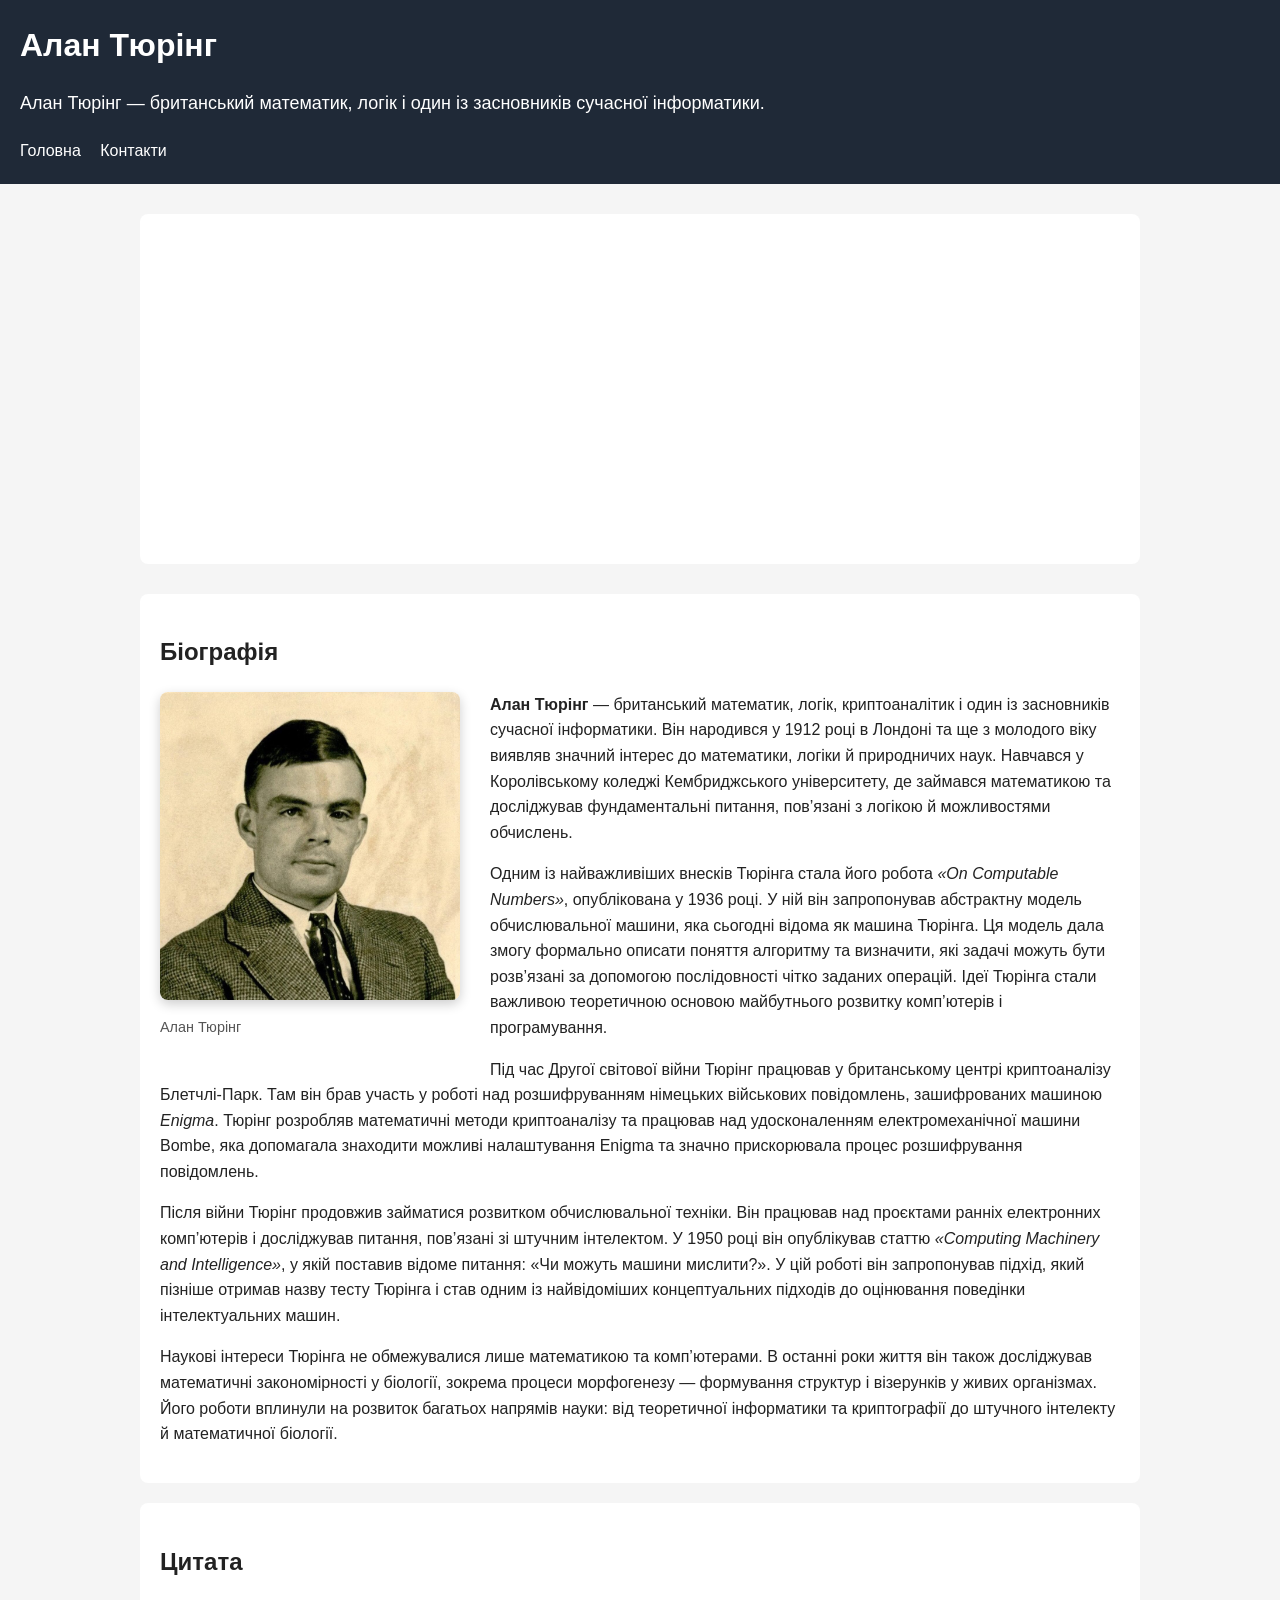
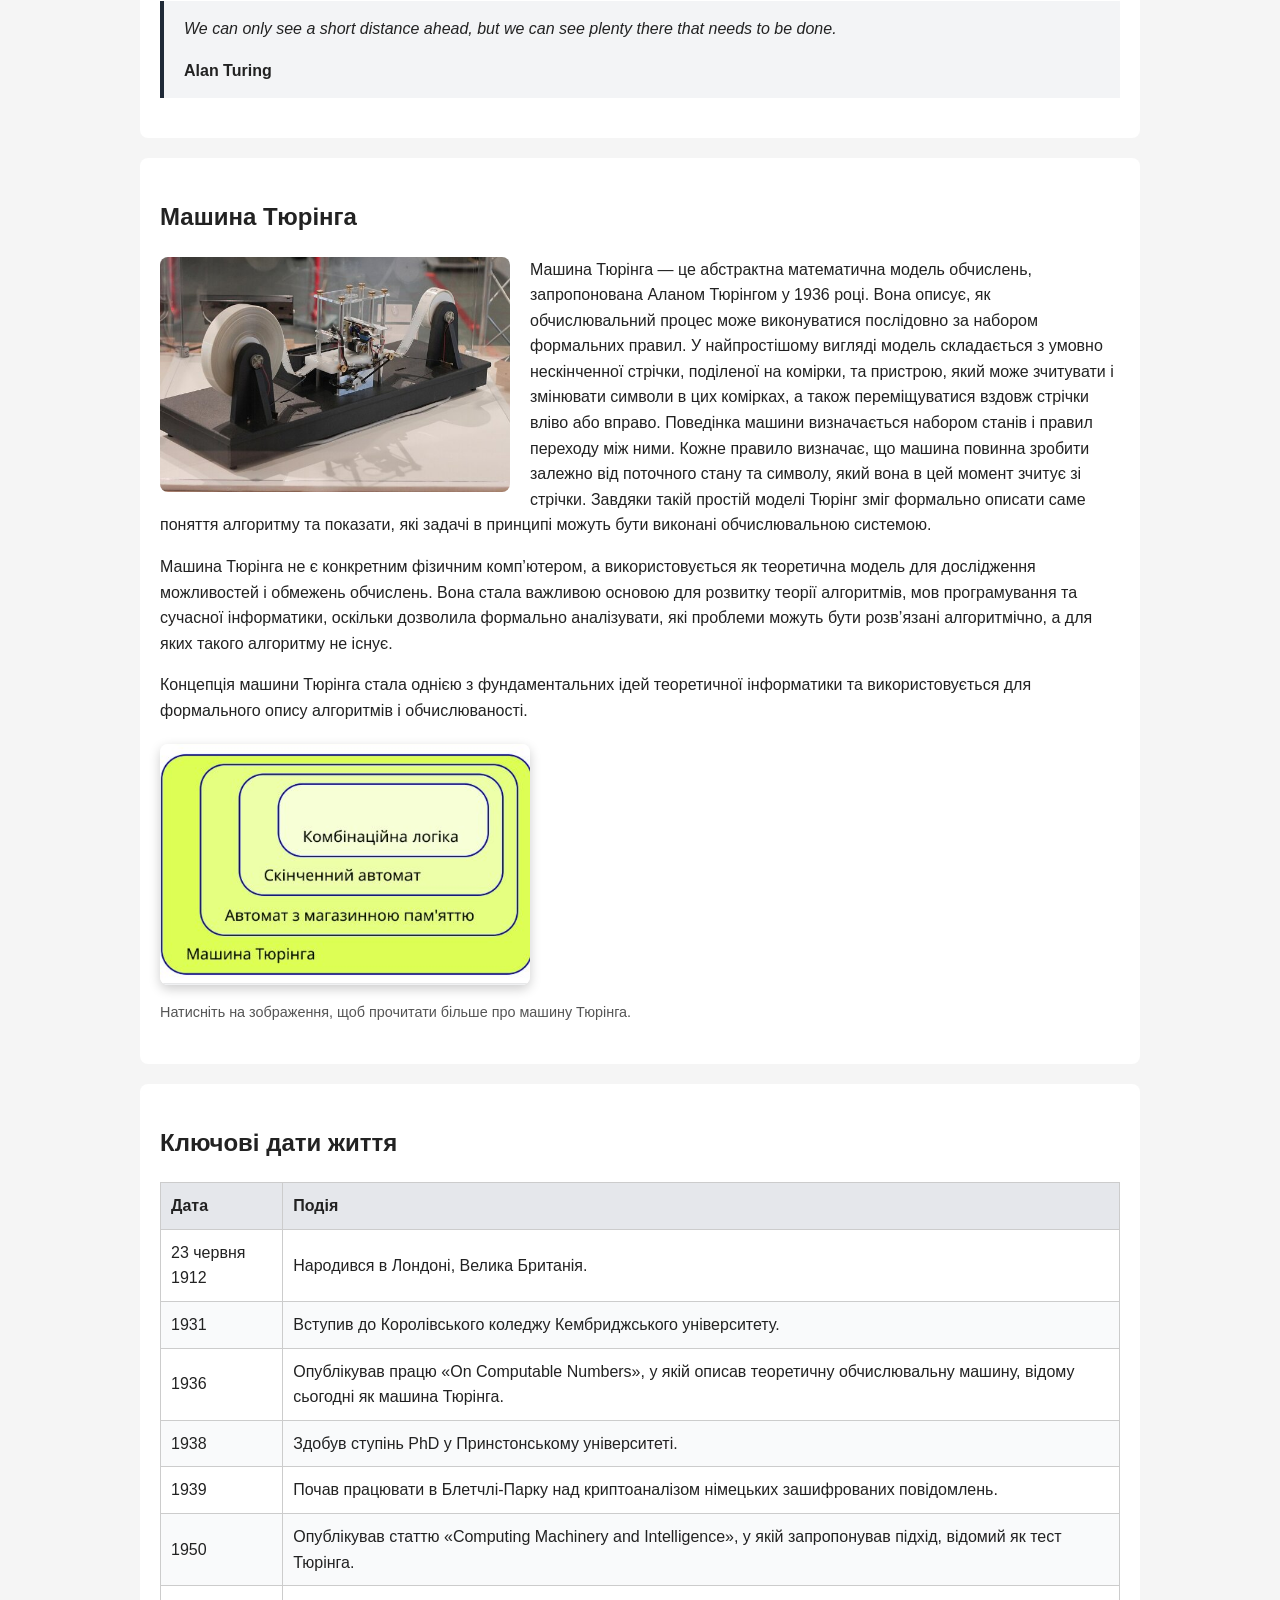
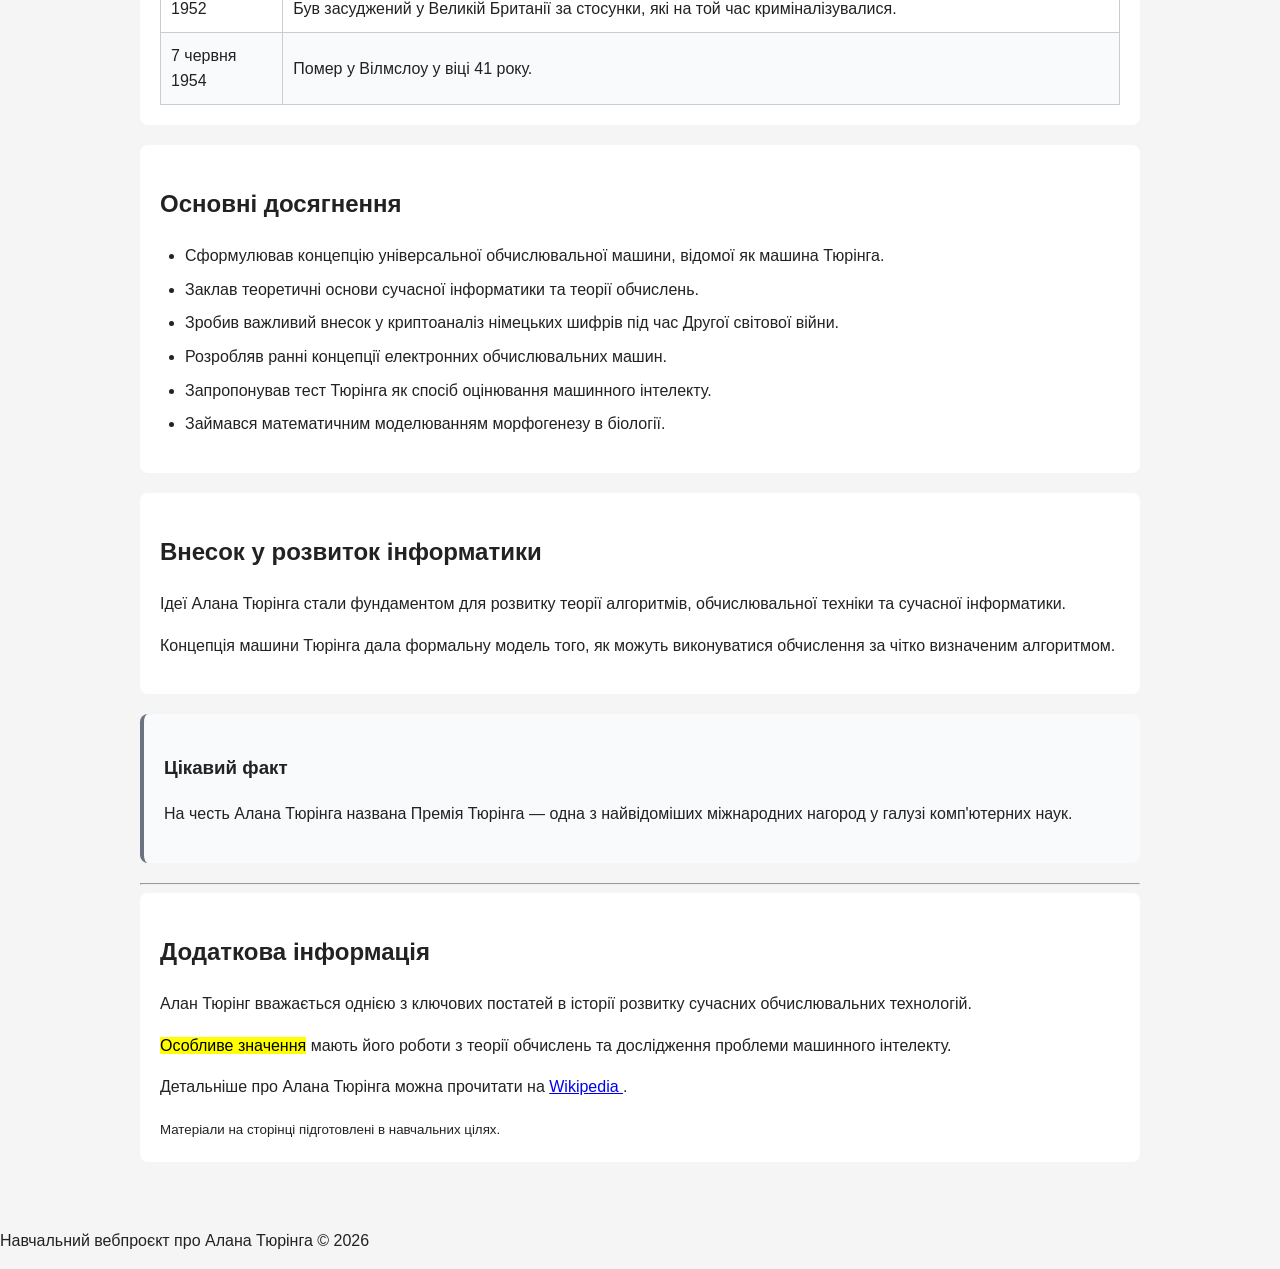
<file: index.html>
<!DOCTYPE html>
<html lang="uk">
<head>
    <meta charset="UTF-8">
    <meta name="viewport" content="width=device-width, initial-scale=1.0">
    <title>Алан Тюрінг</title>
    <link rel="stylesheet" href="css/styles.css">
</head>
<body>
<header>
    <h1>Алан Тюрінг</h1>
    <p class="intro">
        Алан Тюрінг — британський математик, логік і один із засновників сучасної інформатики.
    </p>
    <nav>
        <a href="index.html">Головна</a>
        <a href="contact.html">Контакти</a>
    </nav>
</header>
<main>
    <section class="image-slider">
        <img src="images/slide-1.jpg" alt="Алан Тюрінг">
        <img src="images/slide-2.jpg" alt="Блетчлі-Парк">
        <img src="images/slide-3.jpg" alt="Машина Тюрінга">
    </section>
    <section>
        <h2>Біографія</h2>
        <figure class="biography-photo">
            <img src="images/alan-turing.jpg" alt="Портрет Алана Тюрінга">
            <figcaption>Алан Тюрінг</figcaption>
        </figure>
        <p>
            <strong>Алан Тюрінг</strong> — британський математик, логік,
            криптоаналітик і один із засновників сучасної інформатики.
            Він народився у 1912 році в Лондоні та ще з молодого віку
            виявляв значний інтерес до математики, логіки й природничих наук.
            Навчався у Королівському коледжі Кембриджського університету,
            де займався математикою та досліджував фундаментальні питання,
            пов’язані з логікою й можливостями обчислень.
        </p>

        <p>
            Одним із найважливіших внесків Тюрінга стала його робота
            <em>«On Computable Numbers»</em>, опублікована у 1936 році.
            У ній він запропонував абстрактну модель обчислювальної машини,
            яка сьогодні відома як машина Тюрінга. Ця модель дала змогу
            формально описати поняття алгоритму та визначити, які задачі
            можуть бути розв’язані за допомогою послідовності чітко заданих
            операцій. Ідеї Тюрінга стали важливою теоретичною основою
            майбутнього розвитку комп’ютерів і програмування.
        </p>

        <p>
            Під час Другої світової війни Тюрінг працював у британському
            центрі криптоаналізу Блетчлі-Парк. Там він брав участь у роботі
            над розшифруванням німецьких військових повідомлень,
            зашифрованих машиною <em>Enigma</em>. Тюрінг розробляв
            математичні методи криптоаналізу та працював над удосконаленням
            електромеханічної машини Bombe, яка допомагала знаходити
            можливі налаштування Enigma та значно прискорювала процес
            розшифрування повідомлень.
        </p>

        <p>
            Після війни Тюрінг продовжив займатися розвитком обчислювальної
            техніки. Він працював над проєктами ранніх електронних комп’ютерів
            і досліджував питання, пов’язані зі штучним інтелектом.
            У 1950 році він опублікував статтю
            <em>«Computing Machinery and Intelligence»</em>, у якій поставив
            відоме питання: «Чи можуть машини мислити?». У цій роботі він
            запропонував підхід, який пізніше отримав назву тесту Тюрінга
            і став одним із найвідоміших концептуальних підходів до оцінювання
            поведінки інтелектуальних машин.
        </p>

        <p>
            Наукові інтереси Тюрінга не обмежувалися лише математикою
            та комп’ютерами. В останні роки життя він також досліджував
            математичні закономірності у біології, зокрема процеси
            морфогенезу — формування структур і візерунків у живих організмах.
            Його роботи вплинули на розвиток багатьох напрямів науки:
            від теоретичної інформатики та криптографії до штучного інтелекту
            й математичної біології.
        </p>
    </section>
    <section>
        <h2>Цитата</h2>

        <blockquote>
            <p>
                We can only see a short distance ahead, but we can see plenty there that needs to be done.
            </p>
            <cite>Alan Turing</cite>
        </blockquote>
    </section>
    <section>
        <h2>Машина Тюрінга</h2>
        <img
                src="images/turing-machine-2.jpg"
                alt="Схема машини Тюрінга"
                class="float-image"
        >

        <p>
            Машина Тюрінга — це абстрактна математична модель обчислень,
            запропонована Аланом Тюрінгом у 1936 році. Вона описує, як
            обчислювальний процес може виконуватися послідовно за набором
            формальних правил. У найпростішому вигляді модель складається
            з умовно нескінченної стрічки, поділеної на комірки, та пристрою,
            який може зчитувати і змінювати символи в цих комірках, а також
            переміщуватися вздовж стрічки вліво або вправо. Поведінка машини
            визначається набором станів і правил переходу між ними. Кожне правило
            визначає, що машина повинна зробити залежно від поточного стану
            та символу, який вона в цей момент зчитує зі стрічки.

            Завдяки такій простій моделі Тюрінг зміг формально описати саме поняття
            алгоритму та показати, які задачі в принципі можуть бути виконані
            обчислювальною системою.
        </p>

        <p>

            Машина Тюрінга не є конкретним фізичним
            комп’ютером, а використовується як теоретична модель для дослідження
            можливостей і обмежень обчислень. Вона стала важливою основою для
            розвитку теорії алгоритмів, мов програмування та сучасної інформатики,
            оскільки дозволила формально аналізувати, які проблеми можуть бути
            розв’язані алгоритмічно, а для яких такого алгоритму не існує.

        </p>

        <p>
            Концепція машини Тюрінга стала однією з фундаментальних ідей
            теоретичної інформатики та використовується для формального
            опису алгоритмів і обчислюваності.
        </p>

        <figure>
            <a
                    href="https://en.wikipedia.org/wiki/Turing_machine"
                    target="_blank"
                    rel="noopener"
            >
                <img
                        src="images/turing-machine.jpg"
                        alt="Схематичне зображення машини Тюрінга"
                        class="turing-link-image"
                >
            </a>

            <figcaption>
                Натисніть на зображення, щоб прочитати більше про машину Тюрінга.
            </figcaption>
        </figure>
    </section>
    <section>
        <h2>Ключові дати життя</h2>

        <table>
            <thead>
            <tr>
                <th>Дата</th>
                <th>Подія</th>
            </tr>
            </thead>
            <tbody>
            <tr>
                <td>23 червня 1912</td>
                <td>Народився в Лондоні, Велика Британія.</td>
            </tr>

            <tr>
                <td>1931</td>
                <td>Вступив до Королівського коледжу Кембриджського університету.</td>
            </tr>

            <tr>
                <td>1936</td>
                <td>
                    Опублікував працю «On Computable Numbers», у якій описав
                    теоретичну обчислювальну машину, відому сьогодні як машина Тюрінга.
                </td>
            </tr>

            <tr>
                <td>1938</td>
                <td>Здобув ступінь PhD у Принстонському університеті.</td>
            </tr>

            <tr>
                <td>1939</td>
                <td>
                    Почав працювати в Блетчлі-Парку над криптоаналізом німецьких
                    зашифрованих повідомлень.
                </td>
            </tr>

            <tr>
                <td>1950</td>
                <td>
                    Опублікував статтю «Computing Machinery and Intelligence»,
                    у якій запропонував підхід, відомий як тест Тюрінга.
                </td>
            </tr>

            <tr>
                <td>1952</td>
                <td>
                    Був засуджений у Великій Британії за  стосунки,
                    які на той час криміналізувалися.
                </td>
            </tr>

            <tr>
                <td>7 червня 1954</td>
                <td>Помер у Вілмслоу у віці 41 року.</td>
            </tr>
            </tbody>
        </table>
    </section>
    <section>
        <h2>Основні досягнення</h2>

        <ul>
            <li>Сформулював концепцію універсальної обчислювальної машини, відомої як машина Тюрінга.</li>
            <li>Заклав теоретичні основи сучасної інформатики та теорії обчислень.</li>
            <li>Зробив важливий внесок у криптоаналіз німецьких шифрів під час Другої світової війни.</li>
            <li>Розробляв ранні концепції електронних обчислювальних машин.</li>
            <li>Запропонував тест Тюрінга як спосіб оцінювання машинного інтелекту.</li>
            <li>Займався математичним моделюванням морфогенезу в біології.</li>
        </ul>
    </section>
    <article>
        <h2>Внесок у розвиток інформатики</h2>

        <p>
            Ідеї Алана Тюрінга стали фундаментом для розвитку теорії алгоритмів,
            обчислювальної техніки та сучасної інформатики.
        </p>

        <p>
            Концепція машини Тюрінга дала формальну модель того, як можуть виконуватися
            обчислення за чітко визначеним алгоритмом.
        </p>
    </article>

    <aside>
        <h3>Цікавий факт</h3>

        <p>
            На честь Алана Тюрінга названа Премія Тюрінга — одна з найвідоміших
            міжнародних нагород у галузі комп'ютерних наук.
        </p>
    </aside>
    <hr>

    <section>
        <h2>Додаткова інформація</h2>

        <p>
            Алан Тюрінг вважається однією з ключових постатей в історії розвитку
            сучасних обчислювальних технологій.
        </p>

        <p>
            <mark>Особливе значення</mark> мають його роботи з теорії обчислень
            та дослідження проблеми машинного інтелекту.
        </p>

        <p>
            Детальніше про Алана Тюрінга можна прочитати на
            <a href="https://en.wikipedia.org/wiki/Alan_Turing"
               target="_blank"
               rel="noopener">
                Wikipedia
            </a>.
        </p>

        <small>
            Матеріали на сторінці підготовлені в навчальних цілях.
        </small>
    </section>
</main>
<footer>
    <p>Навчальний вебпроєкт про Алана Тюрінга © 2026</p>
</footer>
</body>
</html>
</file>
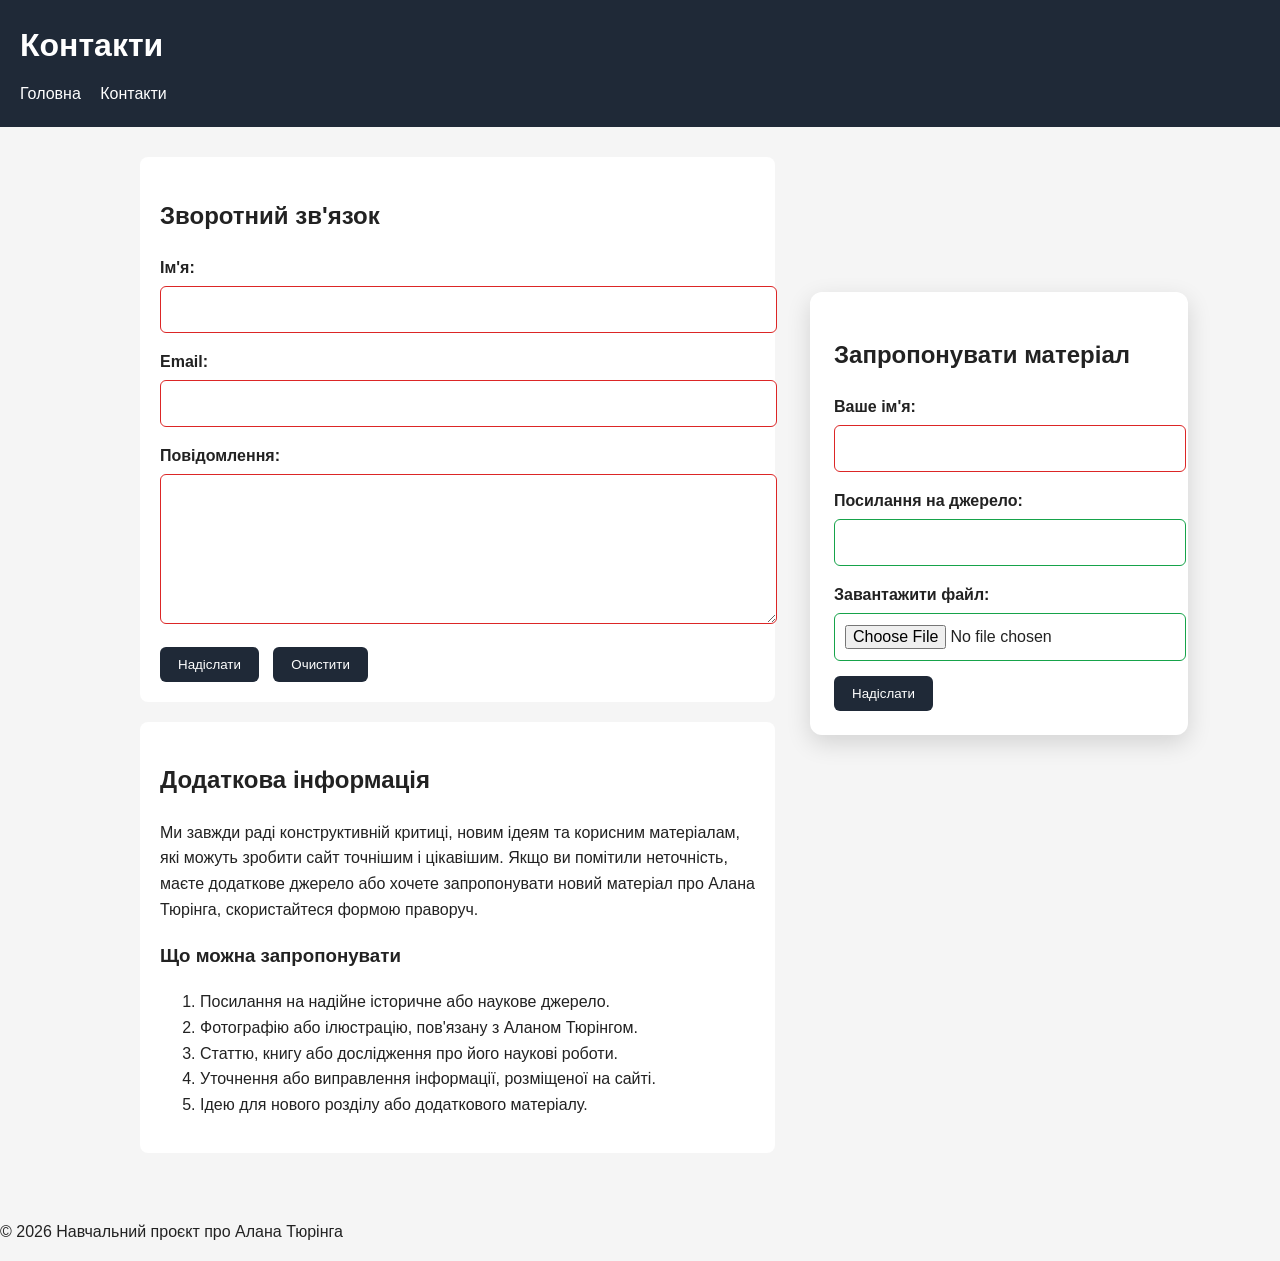
<file: contact.html>
<!DOCTYPE html>
<html lang="uk">
<head>
    <meta charset="UTF-8">
    <meta name="viewport" content="width=device-width, initial-scale=1.0">
    <title>Контакти</title>
    <link rel="stylesheet" href="css/styles.css">
</head>

<body>

<header>
    <h1>Контакти</h1>

    <nav>
        <a href="index.html">Головна</a>
        <a href="contact.html">Контакти</a>
    </nav>
</header>

<main>

    <div class="contact-page">

        <div class="contact-content">

            <section class="feedback-section">
                <h2>Зворотний зв'язок</h2>

                <form>
                    <p>
                        <label for="name">Ім'я:</label>
                        <input
                                type="text"
                                id="name"
                                name="name"
                                required
                        >
                    </p>

                    <p>
                        <label for="email">Email:</label>
                        <input
                                type="email"
                                id="email"
                                name="email"
                                required
                        >
                    </p>

                    <p>
                        <label for="message">Повідомлення:</label>
                        <textarea
                                id="message"
                                name="message"
                                rows="5"
                                required
                        ></textarea>
                    </p>

                    <button type="submit">Надіслати</button>
                    <button type="reset">Очистити</button>
                </form>
            </section>


            <section class="extra-contact">
                <h2>Додаткова інформація</h2>

                <p>
                    Ми завжди раді конструктивній критиці, новим ідеям та корисним матеріалам,
                    які можуть зробити сайт точнішим і цікавішим. Якщо ви помітили неточність,
                    маєте додаткове джерело або хочете запропонувати новий матеріал про Алана
                    Тюрінга, скористайтеся формою праворуч.
                </p>

                <h3>Що можна запропонувати</h3>

                <ol>
                    <li>Посилання на надійне історичне або наукове джерело.</li>
                    <li>Фотографію або ілюстрацію, пов'язану з Аланом Тюрінгом.</li>
                    <li>Статтю, книгу або дослідження про його наукові роботи.</li>
                    <li>Уточнення або виправлення інформації, розміщеної на сайті.</li>
                    <li>Ідею для нового розділу або додаткового матеріалу.</li>
                </ol>
            </section>

        </div>


        <div class="material-column">

            <aside class="material-panel">

                <h2>Запропонувати матеріал</h2>

                <form enctype="multipart/form-data">

                    <p>
                        <label for="source-name">Ваше ім'я:</label>
                        <input
                                type="text"
                                id="source-name"
                                name="source-name"
                                required
                        >
                    </p>

                    <p>
                        <label for="source-link">Посилання на джерело:</label>
                        <input
                                type="url"
                                id="source-link"
                                name="source-link"
                        >
                    </p>

                    <p>
                        <label for="source-file">Завантажити файл:</label>
                        <input
                                type="file"
                                id="source-file"
                                name="source-file"
                                accept=".pdf,.doc,.docx,.jpg,.jpeg,.png"
                        >
                    </p>

                    <button type="submit">Надіслати</button>

                </form>

            </aside>

        </div>

    </div>

</main>


<footer>
    <p>&copy; 2026 Навчальний проєкт про Алана Тюрінга</p>
</footer>

</body>
</html>
</file>
<file: css/styles.css>
{
box-sizing: border-box;
}
body{
    font-family: Arial, sans-serif;
    margin: 0;
    padding: 0;
    line-height: 1.6;
    background-color: #f5f5f5;
    color: #222;
}
header {
    background-color: #1f2937;
    color: white;
    padding: 20px;
}

header h1 {
    margin: 0 0 10px 0;
}

nav a {
    color: white;
    text-decoration: none;
    margin-right: 15px;
}

nav a:hover {
    text-decoration: underline;
}
main {
    max-width: 1000px;
    margin: 0 auto;
    padding: 30px 20px;
}

section,
article,
aside {
    background-color: white;
    margin-bottom: 20px;
    padding: 20px;
    border-radius: 8px;
}
.image-slider {
    position: relative;
    width: 100%;
    height: 350px;
    margin-bottom: 30px;
    padding: 0;
    overflow: hidden;
    border-radius: 8px;
}

.image-slider img {
    position: absolute;
    width: 100%;
    height: 100%;
    object-fit: cover;

    opacity: 0;

    animation: slider 9s infinite;
}

.image-slider img:nth-child(1) {
    animation-delay: 0s;
}

.image-slider img:nth-child(2) {
    animation-delay: 3s;
}

.image-slider img:nth-child(3) {
    animation-delay: 6s;
}

@keyframes slider {
    0% {
        opacity: 0;
    }

    10% {
        opacity: 1;
    }

    30% {
        opacity: 1;
    }

    40% {
        opacity: 0;
    }

    100% {
        opacity: 0;
    }
}
figure {
    margin: 20px 0;
}

figure img {
    width: 300px;
    max-width: 100%;
    height: auto;
    border-radius: 8px;
    box-shadow: 0 4px 12px rgba(0, 0, 0, 0.2);
}
.biography-photo {
    float: left;
    width: 300px;
    margin: 0 30px 20px 0;
}

.biography-photo img {
    width: 100%;
    height: auto;
}
figure a img {
    cursor: pointer;
    transition: transform 0.2s ease;
}

figure a img:hover {
    transform: scale(1.03);
}
.float-image {
    float: left;
    width: 350px;
    height: auto;
    margin: 0 20px 10px 0;
    border-radius: 8px;
}
.turing-link-image {
    width: 370px;
    max-width: 100%;
    height: auto;
}
figcaption {
    margin-top: 8px;
    font-size: 0.9rem;
    color: #555;
}
table {
    width: 100%;
    border-collapse: collapse;
    margin-top: 15px;
}

th,
td {
    border: 1px solid #ccc;
    padding: 10px;
    text-align: left;
}

th {
    background-color: #e5e7eb;
}

tbody tr:nth-child(even) {
    background-color: #f9fafb;
}
ul {
    padding-left: 25px;
}

ul li {
    margin-bottom: 8px;
}

blockquote {
    margin: 20px 0;
    padding: 15px 20px;
    border-left: 4px solid #1f2937;
    background-color: #f3f4f6;
    font-style: italic;
}

blockquote p {
    margin-top: 0;
}

blockquote cite {
    display: block;
    margin-top: 10px;
    font-style: normal;
    font-weight: bold;
}

aside {
    border-left: 4px solid #6b7280;
    background-color: #f9fafb;
}
form {
    max-width: 600px;
}

form p {
    margin-bottom: 15px;
}

label {
    display: block;
    margin-bottom: 5px;
    font-weight: bold;
}

input,
textarea {
    width: 100%;
    padding: 10px;
    border: 1px solid #bbb;
    border-radius: 6px;
    font: inherit;
    transition: border-color 0.2s ease,
    box-shadow 0.2s ease;
}

textarea {
    resize: vertical;
}

button {
    padding: 10px 18px;
    margin-right: 10px;
    border: none;
    border-radius: 6px;
    background-color: #1f2937;
    color: white;
    cursor: pointer;
}
input:hover,
textarea:hover {
    border-color: #6b7280;
}

input:focus,
textarea:focus {
    outline: none;
    border-color: #2563eb;
    box-shadow: 0 0 0 3px rgba(37, 99, 235, 0.15);
}

input:valid,
textarea:valid {
    border-color: #16a34a;
}

input:invalid,
textarea:invalid {
    border-color: #dc2626;
}

button:hover {
    background-color: #374151;
}

button:active {
    transform: scale(0.98);
}

.contact-page {
    display: grid;
    grid-template-columns: minmax(0, 1fr) 330px;
    gap: 35px;

    align-items: stretch;
}

.contact-content {
    min-width: 0;
}

.material-column {
    position: relative;
    padding-top: 135px;
    align-self: stretch;

}

.material-panel {
    position: sticky;
    top: 30px;



    margin-bottom: 0;

    width: 100%;

    padding: 24px;

    background: white;

    border: none;
    border-radius: 12px;

    box-shadow: 0 8px 25px rgba(0, 0, 0, 0.14);
}
.intro {
    font-size: 18px;
    line-height: 1.6;
    margin-bottom: 20px;
}
</file>
